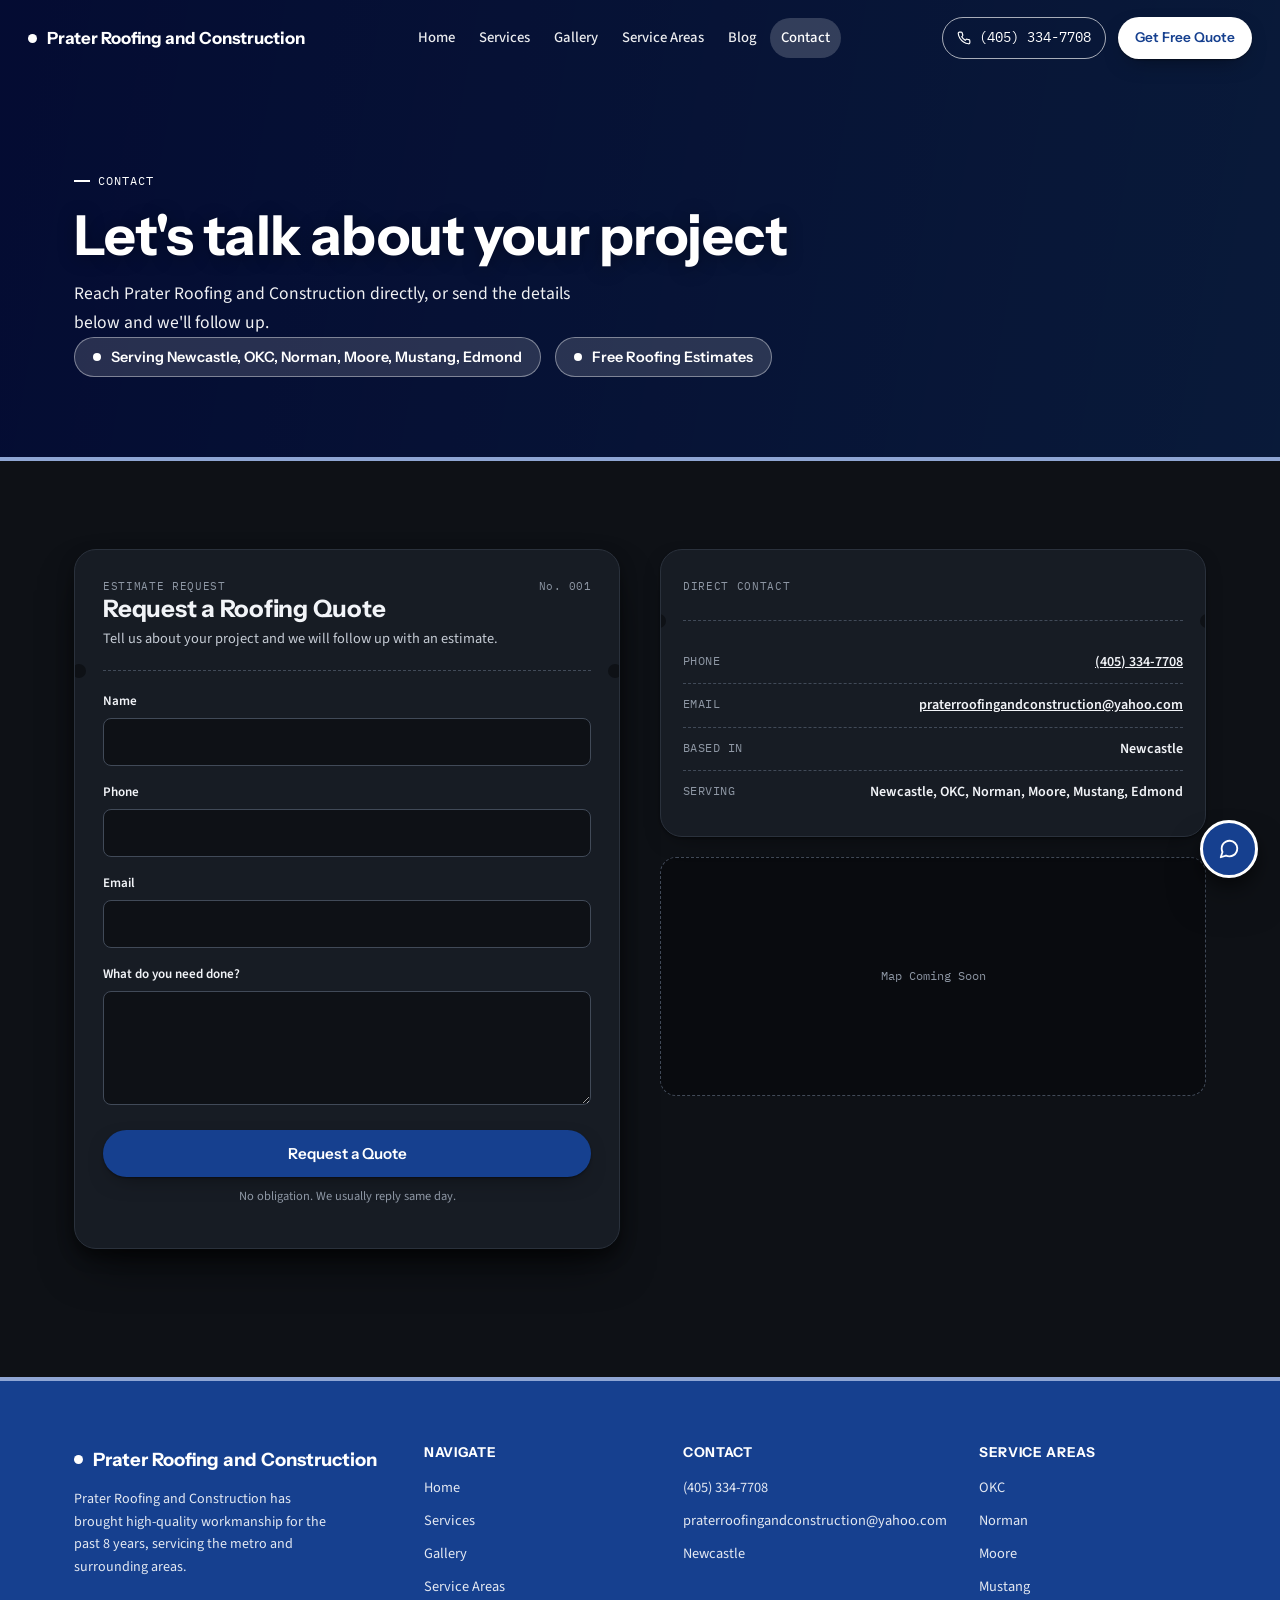
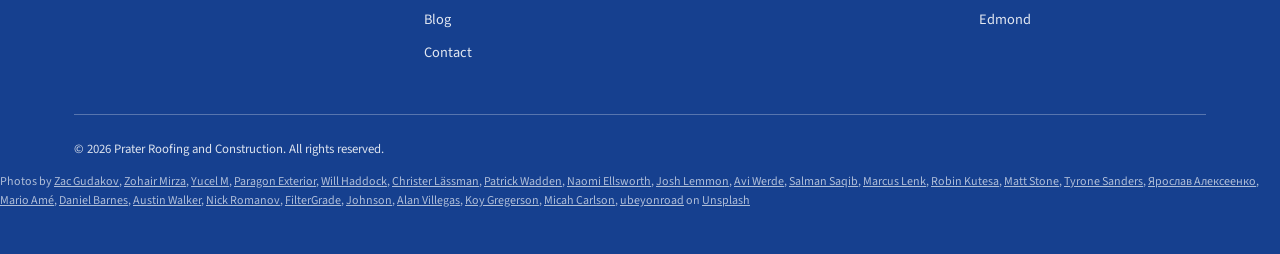
<file: contact.html>
<!DOCTYPE html>
<html lang="en">
<head>
<meta charset="UTF-8">
<meta name="viewport" content="width=device-width, initial-scale=1.0">
<title>Contact | Prater Roofing and Construction</title>
<meta name="description" content="Get in touch with Prater Roofing and Construction in Newcastle. Serving Newcastle, OKC, Norman, Moore, Mustang, and Edmond.">
<link rel="preconnect" href="https://fonts.googleapis.com">
<link rel="preconnect" href="https://fonts.gstatic.com" crossorigin>
<link href="https://fonts.googleapis.com/css2?family=Instrument+Sans:wght@500;600;700&family=Source+Sans+3:wght@400;500;600&family=IBM+Plex+Mono:wght@400;500&display=swap" rel="stylesheet">
<link rel="stylesheet" href="css/style.css">
</head>
<body>
<input type="hidden" id="contractor-phone" value="+14053347708">
<header class="site-header">
  <div class="container">
    <a href="index.html" class="brand-mark"><span class="dot"></span>Prater Roofing and Construction</a>
    <nav class="main-nav">
      <a href="index.html">Home</a>
      <a href="services.html">Services</a>
      <a href="gallery.html">Gallery</a>
      <a href="service-areas.html">Service Areas</a>
      <a href="blog.html">Blog</a>
      <a href="contact.html" aria-current="page">Contact</a>
    </nav>
    <div class="header-actions">
      <a class="call-pill" href="tel:+14053347708">
        <svg width="14" height="14" viewBox="0 0 24 24" fill="none" stroke="currentColor" stroke-width="2" stroke-linecap="round" stroke-linejoin="round"><path d="M22 16.92v3a2 2 0 0 1-2.18 2 19.79 19.79 0 0 1-8.63-3.07 19.5 19.5 0 0 1-6-6 19.79 19.79 0 0 1-3.07-8.67A2 2 0 0 1 4.11 2h3a2 2 0 0 1 2 1.72c.127.96.361 1.903.7 2.81a2 2 0 0 1-.45 2.11L8.09 9.91a16 16 0 0 0 6 6l1.27-1.27a2 2 0 0 1 2.11-.45c.907.339 1.85.573 2.81.7A2 2 0 0 1 22 16.92z"/></svg>
        <span class="txt">(405) 334-7708</span>
      </a>
      <a class="btn btn-primary btn-sm" href="contact.html#quote">Get Free Quote</a>
      <button class="nav-toggle" aria-label="Toggle navigation" type="button"><span></span></button>
    </div>
  </div>
</header>

<section class="page-banner" style="background-image:url('https://images.unsplash.com/photo-1662505899914-1000c566477b?crop=entropy&cs=tinysrgb&fit=max&fm=jpg&ixid=M3wxMTIzNjg2fDB8MXxzZWFyY2h8MXx8d2VsY29taW5nJTIwY3VzdG9tJTIwaG9tZSUyMGV4dGVyaW9yfGVufDF8MHx8fDE3OTM5OTAyNzB8MA&ixlib=rb-4.1.0&q=80&w=1080');">
  <div class="container">
    <span class="eyebrow">Contact</span>
    <h1>Let's talk about your project</h1>
    <p class="lead">Reach Prater Roofing and Construction directly, or send the details below and we'll follow up.</p>
    <div class="trust-badges">
      <span class="trust-badge"><span class="dot"></span>Serving Newcastle, OKC, Norman, Moore, Mustang, Edmond</span>
      <span class="trust-badge"><span class="dot"></span>Free Roofing Estimates</span>
    </div>
  </div>
</section>

<section>
  <div class="container two-col">
    <div class="ticket quote-ticket" id="quote">
      <div class="ticket-head">
        <span class="ticket-tag">Estimate Request</span>
        <span class="ticket-num">No. 001</span>
      </div>
      <h3>Request a Roofing Quote</h3>
      <p style="font-size:0.9rem;">Tell us about your project and we will follow up with an estimate.</p>
      <div class="ticket-tear"></div>
      <form data-lead-form>
        <div class="field">
          <label for="cname">Name</label>
          <input id="cname" type="text" required>
        </div>
        <div class="field">
          <label for="cphone">Phone</label>
          <input id="cphone" type="tel" required>
        </div>
        <div class="field">
          <label for="cemail">Email</label>
          <input id="cemail" type="email">
        </div>
        <div class="field">
          <label for="cmsg">What do you need done?</label>
          <textarea id="cmsg" rows="4"></textarea>
        </div>
        <button class="btn btn-primary btn-block" type="submit">Request a Quote</button>
        <p class="form-note">No obligation. We usually reply same day.</p>
      </form>
      <div class="form-confirm" style="display:none; text-align:center; padding:20px 0;">
        <strong>Got it — thanks!</strong>
        <p style="margin-top:6px;">Prater Roofing and Construction will reach out shortly.</p>
      </div>
    </div>

    <div>
      <div class="ticket info-stub" style="margin-bottom:20px;">
        <span class="ticket-tag">Direct Contact</span>
        <div class="ticket-tear"></div>
        <div class="info-row"><span>Phone</span><span><a href="tel:+14053347708">(405) 334-7708</a></span></div>
        <div class="info-row"><span>Email</span><span><a href="mailto:praterroofingandconstruction@yahoo.com">praterroofingandconstruction@yahoo.com</a></span></div>
        <div class="info-row"><span>Based in</span><span>Newcastle</span></div>
        <div class="info-row"><span>Serving</span><span>Newcastle, OKC, Norman, Moore, Mustang, Edmond</span></div>
      </div>

      <!--
        MAP_PLACEHOLDER_NOTE
        No verified street address or geocoding exists yet from the
        intake flow, so this is a placeholder rather than a live embed
        with guessed coordinates. Swap the div below for a real Google
        Maps (or similar) iframe once an address is collected.
      -->
      <div class="map-placeholder">Map Coming Soon</div>
    </div>
  </div>
</section>

<footer class="site-footer">
  <div class="container">
    <div class="footer-grid">
      <div>
        <a href="index.html" class="brand-mark" style="color:#fff;"><span class="dot"></span>Prater Roofing and Construction</a>
        <p style="margin-top:14px; max-width:36ch; font-size:0.88rem;">Prater Roofing and Construction has brought high-quality workmanship for the past 8 years, servicing the metro and surrounding areas.</p>
      </div>
      <div>
        <h4>Navigate</h4>
        <ul>
          <li><a href="index.html">Home</a></li>
          <li><a href="services.html">Services</a></li>
          <li><a href="gallery.html">Gallery</a></li>
          <li><a href="service-areas.html">Service Areas</a></li>
          <li><a href="blog.html">Blog</a></li>
          <li><a href="contact.html">Contact</a></li>
        </ul>
      </div>
      <div>
        <h4>Contact</h4>
        <ul>
          <li><a href="tel:+14053347708">(405) 334-7708</a></li>
          <li><a href="mailto:praterroofingandconstruction@yahoo.com">praterroofingandconstruction@yahoo.com</a></li>
          <li>Newcastle</li>
        </ul>
      </div>
      <div>
        <h4>Service Areas</h4>
        <ul>
          
          <li>OKC</li>
          
          <li>Norman</li>
          
          <li>Moore</li>
          
          <li>Mustang</li>
          
          <li>Edmond</li>
          
        </ul>
      </div>
    </div>
    <div class="footer-bottom">
      <span>© <span class="year"></span> Prater Roofing and Construction. All rights reserved.</span>
      
    </div>
  </div>
  <p class="photo-credits" style="margin-top:12px;font-size:12px;opacity:0.75;">Photos by <a href="https://unsplash.com/@zacgudakov?utm_source=sitewyre_site_builder&amp;utm_medium=referral" target="_blank" rel="noopener" style="color:inherit;text-decoration:underline;">Zac Gudakov</a>, <a href="https://unsplash.com/@zamclicks?utm_source=sitewyre_site_builder&amp;utm_medium=referral" target="_blank" rel="noopener" style="color:inherit;text-decoration:underline;">Zohair Mirza</a>, <a href="https://unsplash.com/@ymoran?utm_source=sitewyre_site_builder&amp;utm_medium=referral" target="_blank" rel="noopener" style="color:inherit;text-decoration:underline;">Yucel M</a>, <a href="https://unsplash.com/@paragonexterior?utm_source=sitewyre_site_builder&amp;utm_medium=referral" target="_blank" rel="noopener" style="color:inherit;text-decoration:underline;">Paragon Exterior</a>, <a href="https://unsplash.com/@willhaddock?utm_source=sitewyre_site_builder&amp;utm_medium=referral" target="_blank" rel="noopener" style="color:inherit;text-decoration:underline;">Will Haddock</a>, <a href="https://unsplash.com/@lassman?utm_source=sitewyre_site_builder&amp;utm_medium=referral" target="_blank" rel="noopener" style="color:inherit;text-decoration:underline;">Christer Lässman</a>, <a href="https://unsplash.com/@tr1k?utm_source=sitewyre_site_builder&amp;utm_medium=referral" target="_blank" rel="noopener" style="color:inherit;text-decoration:underline;">Patrick Wadden</a>, <a href="https://unsplash.com/@naomi_ruth?utm_source=sitewyre_site_builder&amp;utm_medium=referral" target="_blank" rel="noopener" style="color:inherit;text-decoration:underline;">Naomi Ellsworth</a>, <a href="https://unsplash.com/@wolfie_website?utm_source=sitewyre_site_builder&amp;utm_medium=referral" target="_blank" rel="noopener" style="color:inherit;text-decoration:underline;">Josh Lemmon</a>, <a href="https://unsplash.com/@aviwerde?utm_source=sitewyre_site_builder&amp;utm_medium=referral" target="_blank" rel="noopener" style="color:inherit;text-decoration:underline;">Avi Werde</a>, <a href="https://unsplash.com/@salmansaqib?utm_source=sitewyre_site_builder&amp;utm_medium=referral" target="_blank" rel="noopener" style="color:inherit;text-decoration:underline;">Salman Saqib</a>, <a href="https://unsplash.com/@marcuslenk?utm_source=sitewyre_site_builder&amp;utm_medium=referral" target="_blank" rel="noopener" style="color:inherit;text-decoration:underline;">Marcus Lenk</a>, <a href="https://unsplash.com/@kutesir?utm_source=sitewyre_site_builder&amp;utm_medium=referral" target="_blank" rel="noopener" style="color:inherit;text-decoration:underline;">Robin Kutesa</a>, <a href="https://unsplash.com/@allaboutwoodstain?utm_source=sitewyre_site_builder&amp;utm_medium=referral" target="_blank" rel="noopener" style="color:inherit;text-decoration:underline;">Matt Stone</a>, <a href="https://unsplash.com/@tyronesand?utm_source=sitewyre_site_builder&amp;utm_medium=referral" target="_blank" rel="noopener" style="color:inherit;text-decoration:underline;">Tyrone Sanders</a>, <a href="https://unsplash.com/@webaliser?utm_source=sitewyre_site_builder&amp;utm_medium=referral" target="_blank" rel="noopener" style="color:inherit;text-decoration:underline;">Ярослав Алексеенко</a>, <a href="https://unsplash.com/@imperioame?utm_source=sitewyre_site_builder&amp;utm_medium=referral" target="_blank" rel="noopener" style="color:inherit;text-decoration:underline;">Mario Amé</a>, <a href="https://unsplash.com/@dannybarness?utm_source=sitewyre_site_builder&amp;utm_medium=referral" target="_blank" rel="noopener" style="color:inherit;text-decoration:underline;">Daniel Barnes</a>, <a href="https://unsplash.com/@austin?utm_source=sitewyre_site_builder&amp;utm_medium=referral" target="_blank" rel="noopener" style="color:inherit;text-decoration:underline;">Austin Walker</a>, <a href="https://unsplash.com/@nick_r?utm_source=sitewyre_site_builder&amp;utm_medium=referral" target="_blank" rel="noopener" style="color:inherit;text-decoration:underline;">Nick Romanov</a>, <a href="https://unsplash.com/@filtergrade?utm_source=sitewyre_site_builder&amp;utm_medium=referral" target="_blank" rel="noopener" style="color:inherit;text-decoration:underline;">FilterGrade</a>, <a href="https://unsplash.com/@liujs?utm_source=sitewyre_site_builder&amp;utm_medium=referral" target="_blank" rel="noopener" style="color:inherit;text-decoration:underline;">Johnson</a>, <a href="https://unsplash.com/@alanv15?utm_source=sitewyre_site_builder&amp;utm_medium=referral" target="_blank" rel="noopener" style="color:inherit;text-decoration:underline;">Alan Villegas</a>, <a href="https://unsplash.com/@kooyy?utm_source=sitewyre_site_builder&amp;utm_medium=referral" target="_blank" rel="noopener" style="color:inherit;text-decoration:underline;">Koy Gregerson</a>, <a href="https://unsplash.com/@micah_carlson?utm_source=sitewyre_site_builder&amp;utm_medium=referral" target="_blank" rel="noopener" style="color:inherit;text-decoration:underline;">Micah Carlson</a>, <a href="https://unsplash.com/@ubeyonroad?utm_source=sitewyre_site_builder&amp;utm_medium=referral" target="_blank" rel="noopener" style="color:inherit;text-decoration:underline;">ubeyonroad</a> on <a href="https://unsplash.com/?utm_source=sitewyre_site_builder&amp;utm_medium=referral" target="_blank" rel="noopener" style="color:inherit;text-decoration:underline;">Unsplash</a></p>
</footer>

<a class="sticky-call" href="tel:+14053347708" aria-label="Call Prater Roofing and Construction at (405) 334-7708">
  <svg viewBox="0 0 24 24" fill="none" stroke="currentColor" stroke-width="2" stroke-linecap="round" stroke-linejoin="round" aria-hidden="true"><path d="M22 16.92v3a2 2 0 0 1-2.18 2 19.79 19.79 0 0 1-8.63-3.07 19.5 19.5 0 0 1-6-6 19.79 19.79 0 0 1-3.07-8.67A2 2 0 0 1 4.11 2h3a2 2 0 0 1 2 1.72c.127.96.361 1.903.7 2.81a2 2 0 0 1-.45 2.11L8.09 9.91a16 16 0 0 0 6 6l1.27-1.27a2 2 0 0 1 2.11-.45c.907.339 1.85.573 2.81.7A2 2 0 0 1 22 16.92z"/></svg>
  Call (405) 334-7708
</a>

<button class="chat-launcher" aria-label="Open chat" type="button">
  <svg width="22" height="22" viewBox="0 0 24 24" fill="none" stroke="currentColor" stroke-width="2" stroke-linecap="round" stroke-linejoin="round"><path d="M21 11.5a8.38 8.38 0 0 1-.9 3.8 8.5 8.5 0 0 1-7.6 4.7 8.38 8.38 0 0 1-3.8-.9L3 21l1.9-5.7a8.38 8.38 0 0 1-.9-3.8 8.5 8.5 0 0 1 4.7-7.6 8.38 8.38 0 0 1 3.8-.9h.5a8.48 8.48 0 0 1 8 8v.5z"/></svg>
</button>
<div class="chat-panel">
  <div class="chat-panel-head">
    <div style="display:flex; justify-content:space-between; align-items:flex-start; gap:10px;">
      <div>
        <strong>Prater Roofing and Construction</strong>
        <p>Hi! Have a roofing question? We're here to help.</p>
      </div>
      <button class="chat-close" aria-label="Close chat" type="button" style="background:none;border:none;color:#fff;cursor:pointer;padding:2px;">
        <svg width="16" height="16" viewBox="0 0 24 24" fill="none" stroke="currentColor" stroke-width="2" stroke-linecap="round" stroke-linejoin="round"><line x1="18" y1="6" x2="6" y2="18"/><line x1="6" y1="6" x2="18" y2="18"/></svg>
      </button>
    </div>
  </div>
  <div class="chat-panel-body">
    <form class="chat-form">
      <div class="field">
        <label for="chat-name">Your name</label>
        <input id="chat-name" type="text" required>
      </div>
      <div class="field">
        <label for="chat-phone">Phone number</label>
        <input id="chat-phone" type="tel" required>
      </div>
      <div class="field">
        <label for="chat-message">What do you need?</label>
        <textarea id="chat-message" rows="3"></textarea>
      </div>
      <button class="btn btn-primary btn-block" type="submit">Send Message</button>
    </form>
    <div class="chat-confirm">Thanks! Prater Roofing and Construction has received your message and will reach out shortly.</div>
  </div>
</div>

<script>document.querySelectorAll('.year').forEach(function(el){ el.textContent = new Date().getFullYear(); });</script>
<script src="js/main.js"></script>
</body>
</html>
</file>
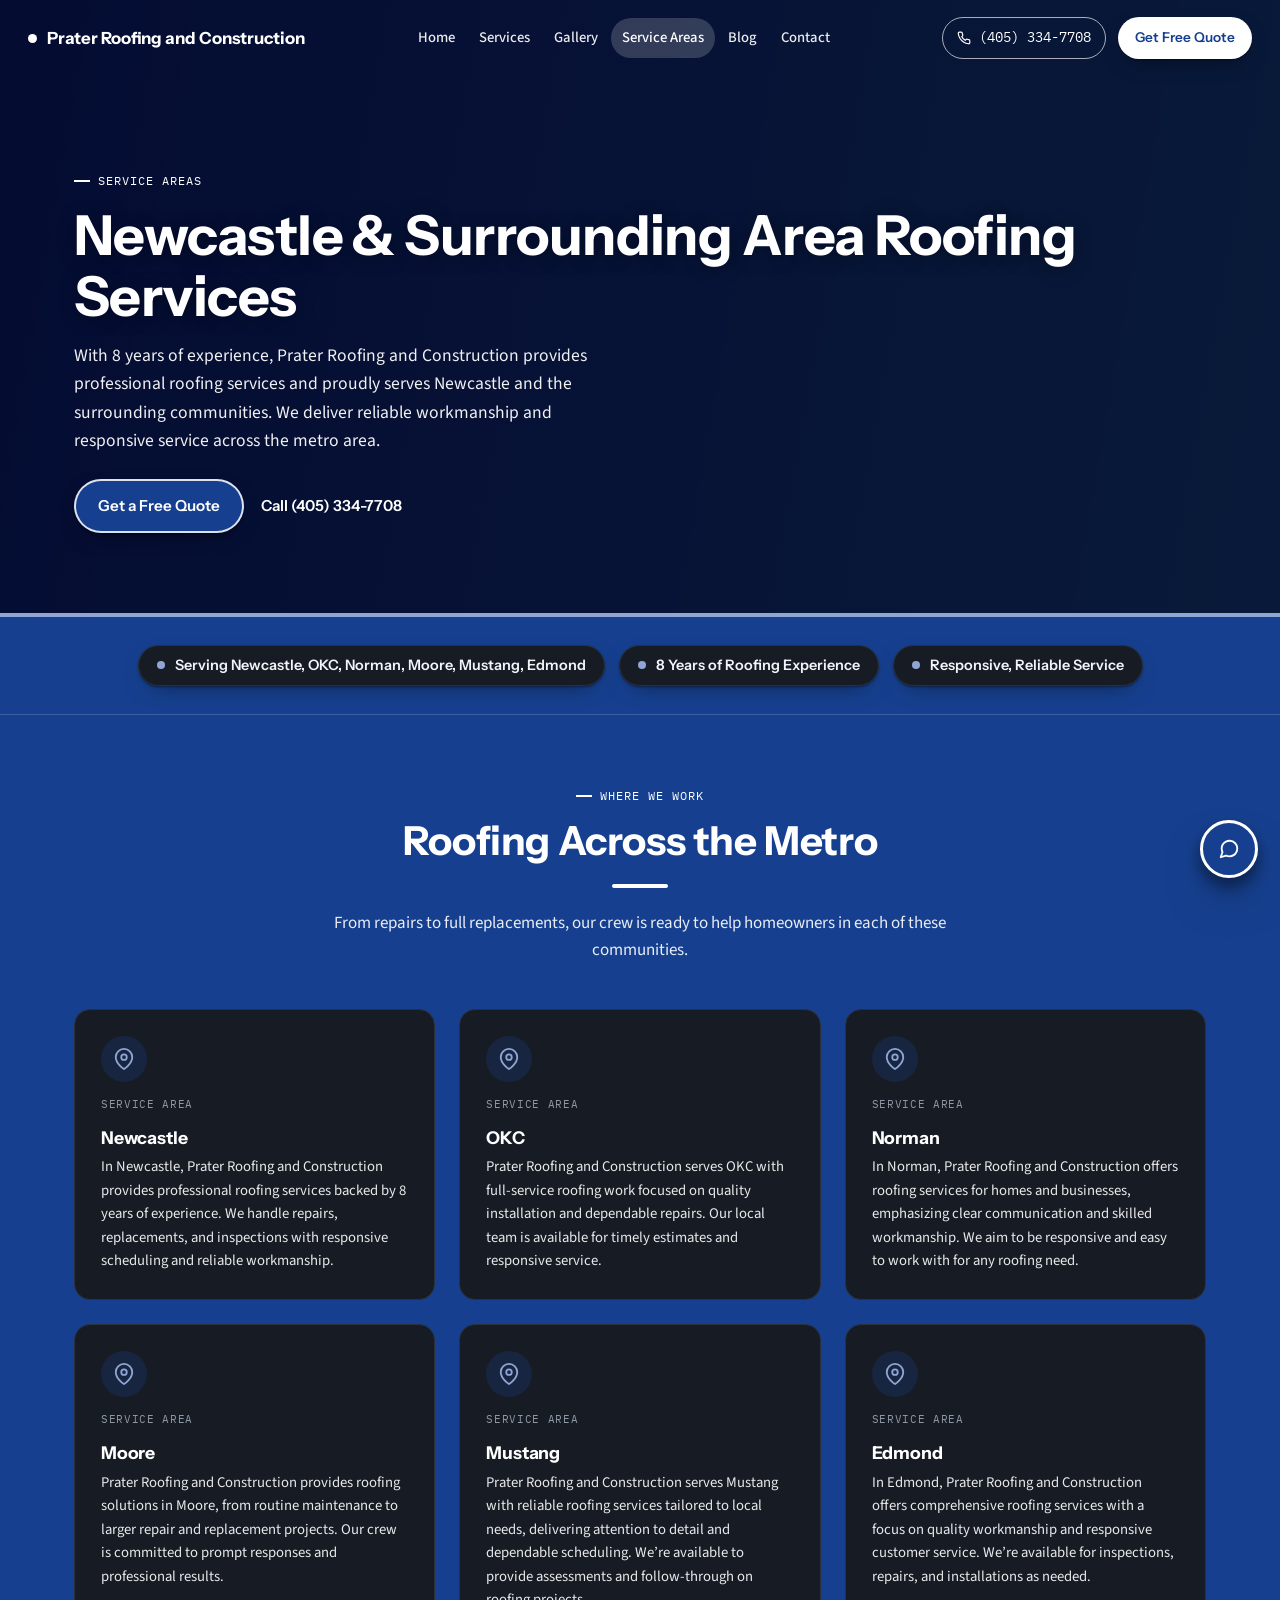
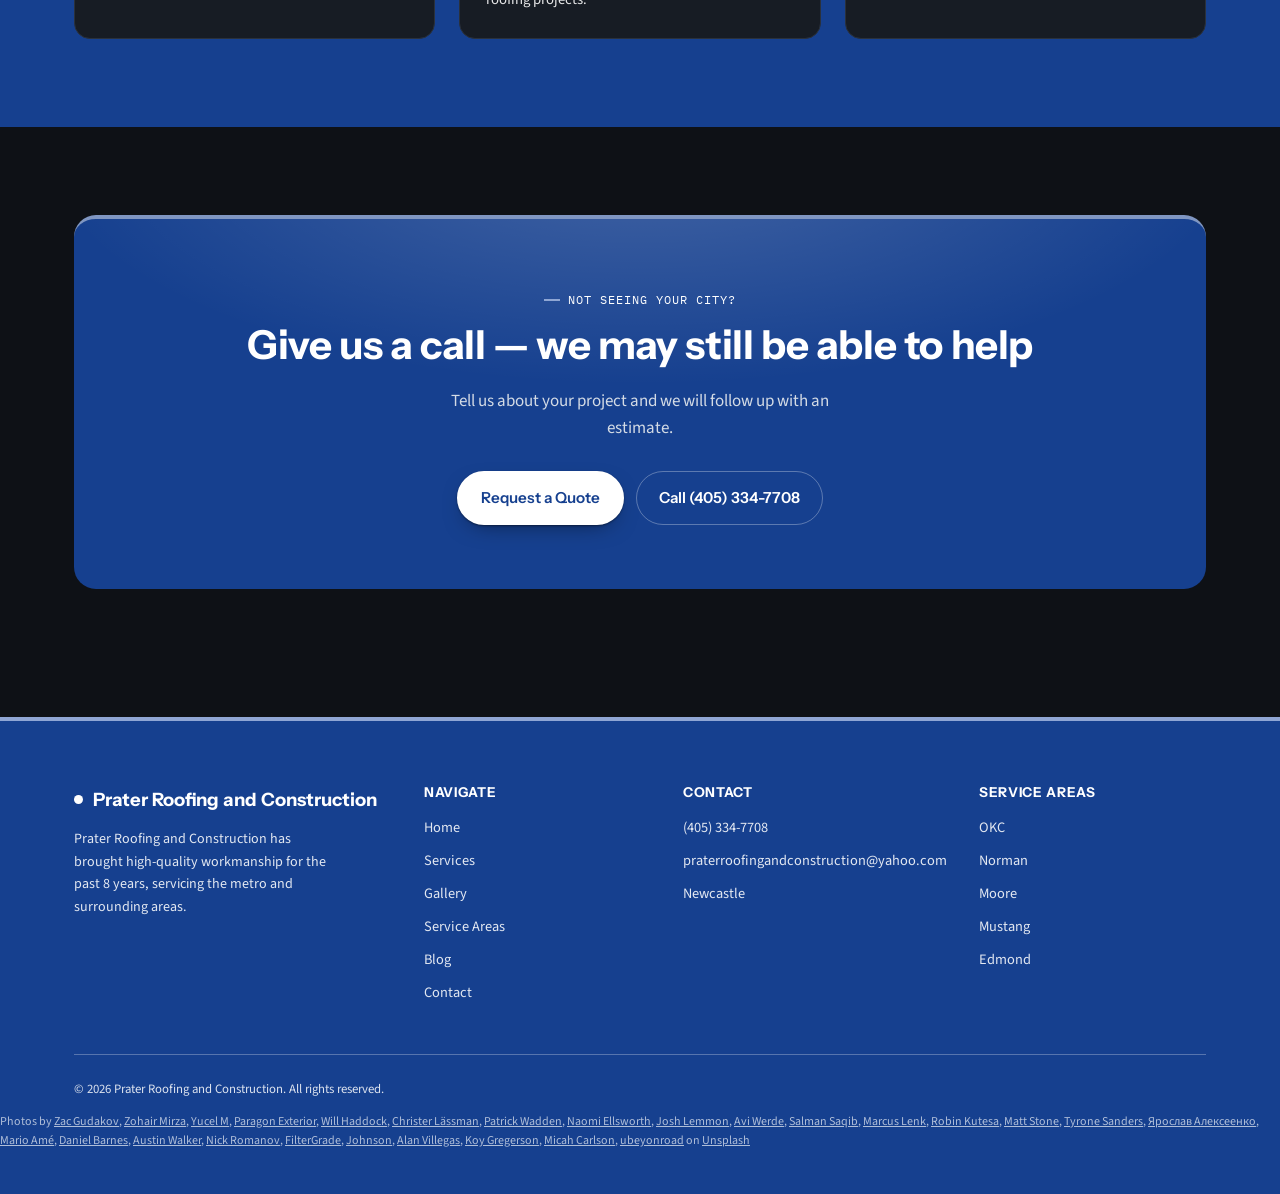
<file: service-areas.html>
<!DOCTYPE html>
<html lang="en">
<head>
<meta charset="UTF-8">
<meta name="viewport" content="width=device-width, initial-scale=1.0">
<title>Service Areas | Prater Roofing and Construction</title>
<meta name="description" content="With 8 years of experience, Prater Roofing and Construction provides professional roofing services and proudly serves Newcastle and the surrounding communities. We deliver reliable workmanship and responsive service across the metro area.">
<link rel="preconnect" href="https://fonts.googleapis.com">
<link rel="preconnect" href="https://fonts.gstatic.com" crossorigin>
<link href="https://fonts.googleapis.com/css2?family=Instrument+Sans:wght@500;600;700&family=Source+Sans+3:wght@400;500;600&family=IBM+Plex+Mono:wght@400;500&display=swap" rel="stylesheet">
<link rel="stylesheet" href="css/style.css">
</head>
<body>
<input type="hidden" id="contractor-phone" value="+14053347708">
<header class="site-header">
  <div class="container">
    <a href="index.html" class="brand-mark"><span class="dot"></span>Prater Roofing and Construction</a>
    <nav class="main-nav">
      <a href="index.html">Home</a>
      <a href="services.html">Services</a>
      <a href="gallery.html">Gallery</a>
      <a href="service-areas.html" aria-current="page">Service Areas</a>
      <a href="blog.html">Blog</a>
      <a href="contact.html">Contact</a>
    </nav>
    <div class="header-actions">
      <a class="call-pill" href="tel:+14053347708">
        <svg width="14" height="14" viewBox="0 0 24 24" fill="none" stroke="currentColor" stroke-width="2" stroke-linecap="round" stroke-linejoin="round"><path d="M22 16.92v3a2 2 0 0 1-2.18 2 19.79 19.79 0 0 1-8.63-3.07 19.5 19.5 0 0 1-6-6 19.79 19.79 0 0 1-3.07-8.67A2 2 0 0 1 4.11 2h3a2 2 0 0 1 2 1.72c.127.96.361 1.903.7 2.81a2 2 0 0 1-.45 2.11L8.09 9.91a16 16 0 0 0 6 6l1.27-1.27a2 2 0 0 1 2.11-.45c.907.339 1.85.573 2.81.7A2 2 0 0 1 22 16.92z"/></svg>
        <span class="txt">(405) 334-7708</span>
      </a>
      <a class="btn btn-primary btn-sm" href="contact.html#quote">Get Free Quote</a>
      <button class="nav-toggle" aria-label="Toggle navigation" type="button"><span></span></button>
    </div>
  </div>
</header>

<section class="page-banner" style="background-image:url('https://images.unsplash.com/photo-1567496898669-ee935f5f647a?crop=entropy&cs=tinysrgb&fit=max&fm=jpg&ixid=M3wxMTIzNjg2fDB8MXxzZWFyY2h8MXx8cHJlbWl1bSUyMHN1YnVyYmFuJTIwaG9tZXMlMjBhdHxlbnwxfDB8fHwxNzkzOTkwMjcwfDA&ixlib=rb-4.1.0&q=80&w=1080');" role="img" aria-label="Premium suburban homes in Newcastle, OKC, Norman, Moore, Mustang and Edmond served by Prater Roofing and Construction">
  <div class="container">
    <span class="eyebrow">Service Areas</span>
    <h1>Newcastle & Surrounding Area Roofing Services</h1>
    <p class="lead">With 8 years of experience, Prater Roofing and Construction provides professional roofing services and proudly serves Newcastle and the surrounding communities. We deliver reliable workmanship and responsive service across the metro area.</p>
    <div class="hero-ctas">
      <a class="btn btn-primary" href="contact.html#quote">Get a Free Quote</a>
      <a class="btn btn-ghost" href="tel:+14053347708">Call (405) 334-7708</a>
    </div>
  </div>
</section>

<div class="trust-strip">
  <div class="container">
    <div class="trust-badges">
      <span class="trust-badge"><span class="dot"></span>Serving Newcastle, OKC, Norman, Moore, Mustang, Edmond</span>
      <span class="trust-badge"><span class="dot"></span>8 Years of Roofing Experience</span>
      <span class="trust-badge"><span class="dot"></span>Responsive, Reliable Service</span>
    </div>
  </div>
</div>

<section class="section-alt" style="padding-top:64px;">
  <div class="container">
    <div class="section-head center">
      <span class="eyebrow">Where We Work</span>
      <h2>Roofing Across the Metro</h2>
      <span class="accent-rule"></span>
      <p>From repairs to full replacements, our crew is ready to help homeowners in each of these communities.</p>
    </div>
    <div class="services-grid">
      
      <div class="service-card">
        <span class="icon-badge"><svg viewBox="0 0 24 24" fill="none" stroke="currentColor" stroke-width="2" stroke-linecap="round" stroke-linejoin="round" aria-hidden="true"><path d="M21 10c0 7-9 13-9 13s-9-6-9-13a9 9 0 0 1 18 0z"/><circle cx="12" cy="10" r="3"/></svg></span>
        <span class="ticket-tag">Service Area</span>
        <h3>Newcastle</h3>
        <p>In Newcastle, Prater Roofing and Construction provides professional roofing services backed by 8 years of experience. We handle repairs, replacements, and inspections with responsive scheduling and reliable workmanship.</p>
      </div>
      
      <div class="service-card">
        <span class="icon-badge"><svg viewBox="0 0 24 24" fill="none" stroke="currentColor" stroke-width="2" stroke-linecap="round" stroke-linejoin="round" aria-hidden="true"><path d="M21 10c0 7-9 13-9 13s-9-6-9-13a9 9 0 0 1 18 0z"/><circle cx="12" cy="10" r="3"/></svg></span>
        <span class="ticket-tag">Service Area</span>
        <h3>OKC</h3>
        <p>Prater Roofing and Construction serves OKC with full-service roofing work focused on quality installation and dependable repairs. Our local team is available for timely estimates and responsive service.</p>
      </div>
      
      <div class="service-card">
        <span class="icon-badge"><svg viewBox="0 0 24 24" fill="none" stroke="currentColor" stroke-width="2" stroke-linecap="round" stroke-linejoin="round" aria-hidden="true"><path d="M21 10c0 7-9 13-9 13s-9-6-9-13a9 9 0 0 1 18 0z"/><circle cx="12" cy="10" r="3"/></svg></span>
        <span class="ticket-tag">Service Area</span>
        <h3>Norman</h3>
        <p>In Norman, Prater Roofing and Construction offers roofing services for homes and businesses, emphasizing clear communication and skilled workmanship. We aim to be responsive and easy to work with for any roofing need.</p>
      </div>
      
      <div class="service-card">
        <span class="icon-badge"><svg viewBox="0 0 24 24" fill="none" stroke="currentColor" stroke-width="2" stroke-linecap="round" stroke-linejoin="round" aria-hidden="true"><path d="M21 10c0 7-9 13-9 13s-9-6-9-13a9 9 0 0 1 18 0z"/><circle cx="12" cy="10" r="3"/></svg></span>
        <span class="ticket-tag">Service Area</span>
        <h3>Moore</h3>
        <p>Prater Roofing and Construction provides roofing solutions in Moore, from routine maintenance to larger repair and replacement projects. Our crew is committed to prompt responses and professional results.</p>
      </div>
      
      <div class="service-card">
        <span class="icon-badge"><svg viewBox="0 0 24 24" fill="none" stroke="currentColor" stroke-width="2" stroke-linecap="round" stroke-linejoin="round" aria-hidden="true"><path d="M21 10c0 7-9 13-9 13s-9-6-9-13a9 9 0 0 1 18 0z"/><circle cx="12" cy="10" r="3"/></svg></span>
        <span class="ticket-tag">Service Area</span>
        <h3>Mustang</h3>
        <p>Prater Roofing and Construction serves Mustang with reliable roofing services tailored to local needs, delivering attention to detail and dependable scheduling. We’re available to provide assessments and follow-through on roofing projects.</p>
      </div>
      
      <div class="service-card">
        <span class="icon-badge"><svg viewBox="0 0 24 24" fill="none" stroke="currentColor" stroke-width="2" stroke-linecap="round" stroke-linejoin="round" aria-hidden="true"><path d="M21 10c0 7-9 13-9 13s-9-6-9-13a9 9 0 0 1 18 0z"/><circle cx="12" cy="10" r="3"/></svg></span>
        <span class="ticket-tag">Service Area</span>
        <h3>Edmond</h3>
        <p>In Edmond, Prater Roofing and Construction offers comprehensive roofing services with a focus on quality workmanship and responsive customer service. We’re available for inspections, repairs, and installations as needed.</p>
      </div>
      
    </div>
  </div>
</section>

<section>
  <div class="container">
    <div class="cta-band">
      <span class="eyebrow" style="color:#fff;">Not seeing your city?</span>
      <h2>Give us a call — we may still be able to help</h2>
      <p>Tell us about your project and we will follow up with an estimate.</p>
      <div class="hero-ctas">
        <a class="btn btn-primary" href="contact.html#quote">Request a Quote</a>
        <a class="btn btn-secondary" style="background:transparent;color:#fff;border-color:rgba(255,255,255,0.3);" href="tel:+14053347708">Call (405) 334-7708</a>
      </div>
    </div>
  </div>
</section>

<footer class="site-footer">
  <div class="container">
    <div class="footer-grid">
      <div>
        <a href="index.html" class="brand-mark" style="color:#fff;"><span class="dot"></span>Prater Roofing and Construction</a>
        <p style="margin-top:14px; max-width:36ch; font-size:0.88rem;">Prater Roofing and Construction has brought high-quality workmanship for the past 8 years, servicing the metro and surrounding areas.</p>
      </div>
      <div>
        <h4>Navigate</h4>
        <ul>
          <li><a href="index.html">Home</a></li>
          <li><a href="services.html">Services</a></li>
          <li><a href="gallery.html">Gallery</a></li>
          <li><a href="service-areas.html">Service Areas</a></li>
          <li><a href="blog.html">Blog</a></li>
          <li><a href="contact.html">Contact</a></li>
        </ul>
      </div>
      <div>
        <h4>Contact</h4>
        <ul>
          <li><a href="tel:+14053347708">(405) 334-7708</a></li>
          <li><a href="mailto:praterroofingandconstruction@yahoo.com">praterroofingandconstruction@yahoo.com</a></li>
          <li>Newcastle</li>
        </ul>
      </div>
      <div>
        <h4>Service Areas</h4>
        <ul>
          
          <li>OKC</li>
          
          <li>Norman</li>
          
          <li>Moore</li>
          
          <li>Mustang</li>
          
          <li>Edmond</li>
          
        </ul>
      </div>
    </div>
    <div class="footer-bottom">
      <span>© <span class="year"></span> Prater Roofing and Construction. All rights reserved.</span>
      
    </div>
  </div>
  <p class="photo-credits" style="margin-top:12px;font-size:12px;opacity:0.75;">Photos by <a href="https://unsplash.com/@zacgudakov?utm_source=sitewyre_site_builder&amp;utm_medium=referral" target="_blank" rel="noopener" style="color:inherit;text-decoration:underline;">Zac Gudakov</a>, <a href="https://unsplash.com/@zamclicks?utm_source=sitewyre_site_builder&amp;utm_medium=referral" target="_blank" rel="noopener" style="color:inherit;text-decoration:underline;">Zohair Mirza</a>, <a href="https://unsplash.com/@ymoran?utm_source=sitewyre_site_builder&amp;utm_medium=referral" target="_blank" rel="noopener" style="color:inherit;text-decoration:underline;">Yucel M</a>, <a href="https://unsplash.com/@paragonexterior?utm_source=sitewyre_site_builder&amp;utm_medium=referral" target="_blank" rel="noopener" style="color:inherit;text-decoration:underline;">Paragon Exterior</a>, <a href="https://unsplash.com/@willhaddock?utm_source=sitewyre_site_builder&amp;utm_medium=referral" target="_blank" rel="noopener" style="color:inherit;text-decoration:underline;">Will Haddock</a>, <a href="https://unsplash.com/@lassman?utm_source=sitewyre_site_builder&amp;utm_medium=referral" target="_blank" rel="noopener" style="color:inherit;text-decoration:underline;">Christer Lässman</a>, <a href="https://unsplash.com/@tr1k?utm_source=sitewyre_site_builder&amp;utm_medium=referral" target="_blank" rel="noopener" style="color:inherit;text-decoration:underline;">Patrick Wadden</a>, <a href="https://unsplash.com/@naomi_ruth?utm_source=sitewyre_site_builder&amp;utm_medium=referral" target="_blank" rel="noopener" style="color:inherit;text-decoration:underline;">Naomi Ellsworth</a>, <a href="https://unsplash.com/@wolfie_website?utm_source=sitewyre_site_builder&amp;utm_medium=referral" target="_blank" rel="noopener" style="color:inherit;text-decoration:underline;">Josh Lemmon</a>, <a href="https://unsplash.com/@aviwerde?utm_source=sitewyre_site_builder&amp;utm_medium=referral" target="_blank" rel="noopener" style="color:inherit;text-decoration:underline;">Avi Werde</a>, <a href="https://unsplash.com/@salmansaqib?utm_source=sitewyre_site_builder&amp;utm_medium=referral" target="_blank" rel="noopener" style="color:inherit;text-decoration:underline;">Salman Saqib</a>, <a href="https://unsplash.com/@marcuslenk?utm_source=sitewyre_site_builder&amp;utm_medium=referral" target="_blank" rel="noopener" style="color:inherit;text-decoration:underline;">Marcus Lenk</a>, <a href="https://unsplash.com/@kutesir?utm_source=sitewyre_site_builder&amp;utm_medium=referral" target="_blank" rel="noopener" style="color:inherit;text-decoration:underline;">Robin Kutesa</a>, <a href="https://unsplash.com/@allaboutwoodstain?utm_source=sitewyre_site_builder&amp;utm_medium=referral" target="_blank" rel="noopener" style="color:inherit;text-decoration:underline;">Matt Stone</a>, <a href="https://unsplash.com/@tyronesand?utm_source=sitewyre_site_builder&amp;utm_medium=referral" target="_blank" rel="noopener" style="color:inherit;text-decoration:underline;">Tyrone Sanders</a>, <a href="https://unsplash.com/@webaliser?utm_source=sitewyre_site_builder&amp;utm_medium=referral" target="_blank" rel="noopener" style="color:inherit;text-decoration:underline;">Ярослав Алексеенко</a>, <a href="https://unsplash.com/@imperioame?utm_source=sitewyre_site_builder&amp;utm_medium=referral" target="_blank" rel="noopener" style="color:inherit;text-decoration:underline;">Mario Amé</a>, <a href="https://unsplash.com/@dannybarness?utm_source=sitewyre_site_builder&amp;utm_medium=referral" target="_blank" rel="noopener" style="color:inherit;text-decoration:underline;">Daniel Barnes</a>, <a href="https://unsplash.com/@austin?utm_source=sitewyre_site_builder&amp;utm_medium=referral" target="_blank" rel="noopener" style="color:inherit;text-decoration:underline;">Austin Walker</a>, <a href="https://unsplash.com/@nick_r?utm_source=sitewyre_site_builder&amp;utm_medium=referral" target="_blank" rel="noopener" style="color:inherit;text-decoration:underline;">Nick Romanov</a>, <a href="https://unsplash.com/@filtergrade?utm_source=sitewyre_site_builder&amp;utm_medium=referral" target="_blank" rel="noopener" style="color:inherit;text-decoration:underline;">FilterGrade</a>, <a href="https://unsplash.com/@liujs?utm_source=sitewyre_site_builder&amp;utm_medium=referral" target="_blank" rel="noopener" style="color:inherit;text-decoration:underline;">Johnson</a>, <a href="https://unsplash.com/@alanv15?utm_source=sitewyre_site_builder&amp;utm_medium=referral" target="_blank" rel="noopener" style="color:inherit;text-decoration:underline;">Alan Villegas</a>, <a href="https://unsplash.com/@kooyy?utm_source=sitewyre_site_builder&amp;utm_medium=referral" target="_blank" rel="noopener" style="color:inherit;text-decoration:underline;">Koy Gregerson</a>, <a href="https://unsplash.com/@micah_carlson?utm_source=sitewyre_site_builder&amp;utm_medium=referral" target="_blank" rel="noopener" style="color:inherit;text-decoration:underline;">Micah Carlson</a>, <a href="https://unsplash.com/@ubeyonroad?utm_source=sitewyre_site_builder&amp;utm_medium=referral" target="_blank" rel="noopener" style="color:inherit;text-decoration:underline;">ubeyonroad</a> on <a href="https://unsplash.com/?utm_source=sitewyre_site_builder&amp;utm_medium=referral" target="_blank" rel="noopener" style="color:inherit;text-decoration:underline;">Unsplash</a></p>
</footer>

<div class="sticky-call">
  <a href="tel:+14053347708" aria-label="Call Prater Roofing and Construction at (405) 334-7708">
    <svg viewBox="0 0 24 24" fill="none" stroke="currentColor" stroke-width="2" stroke-linecap="round" stroke-linejoin="round" aria-hidden="true"><path d="M22 16.92v3a2 2 0 0 1-2.18 2 19.79 19.79 0 0 1-8.63-3.07 19.5 19.5 0 0 1-6-6 19.79 19.79 0 0 1-3.07-8.67A2 2 0 0 1 4.11 2h3a2 2 0 0 1 2 1.72c.127.96.361 1.903.7 2.81a2 2 0 0 1-.45 2.11L8.09 9.91a16 16 0 0 0 6 6l1.27-1.27a2 2 0 0 1 2.11-.45c.907.339 1.85.573 2.81.7A2 2 0 0 1 22 16.92z"/></svg>
    Call (405) 334-7708
  </a>
</div>

<button class="chat-launcher" aria-label="Open chat" type="button">
  <svg width="22" height="22" viewBox="0 0 24 24" fill="none" stroke="currentColor" stroke-width="2" stroke-linecap="round" stroke-linejoin="round"><path d="M21 11.5a8.38 8.38 0 0 1-.9 3.8 8.5 8.5 0 0 1-7.6 4.7 8.38 8.38 0 0 1-3.8-.9L3 21l1.9-5.7a8.38 8.38 0 0 1-.9-3.8 8.5 8.5 0 0 1 4.7-7.6 8.38 8.38 0 0 1 3.8-.9h.5a8.48 8.48 0 0 1 8 8v.5z"/></svg>
</button>
<div class="chat-panel">
  <div class="chat-panel-head">
    <div style="display:flex; justify-content:space-between; align-items:flex-start; gap:10px;">
      <div>
        <strong>Prater Roofing and Construction</strong>
        <p>Hi! Have a roofing question? We're here to help.</p>
      </div>
      <button class="chat-close" aria-label="Close chat" type="button" style="background:none;border:none;color:#fff;cursor:pointer;padding:2px;">
        <svg width="16" height="16" viewBox="0 0 24 24" fill="none" stroke="currentColor" stroke-width="2" stroke-linecap="round" stroke-linejoin="round"><line x1="18" y1="6" x2="6" y2="18"/><line x1="6" y1="6" x2="18" y2="18"/></svg>
      </button>
    </div>
  </div>
  <div class="chat-panel-body">
    <form class="chat-form">
      <div class="field">
        <label for="chat-name">Your name</label>
        <input id="chat-name" type="text" required>
      </div>
      <div class="field">
        <label for="chat-phone">Phone number</label>
        <input id="chat-phone" type="tel" required>
      </div>
      <div class="field">
        <label for="chat-message">What do you need?</label>
        <textarea id="chat-message" rows="3"></textarea>
      </div>
      <button class="btn btn-primary btn-block" type="submit">Send Message</button>
    </form>
    <div class="chat-confirm">Thanks! Prater Roofing and Construction has received your message and will reach out shortly.</div>
  </div>
</div>

<script>document.querySelectorAll('.year').forEach(function(el){ el.textContent = new Date().getFullYear(); });</script>
<script src="js/main.js"></script>
</body>
</html>
</file>
<file: css/style.css>
@import url('https://fonts.googleapis.com/css2?family=Instrument+Sans:wght@400;500;600;700&family=Source+Sans+3:wght@400;500;600;700&display=swap');

/* ==========================================================================
   Contractor Site Template — Core Stylesheet
   Design concept: "work order" / estimate-ticket motif — dashed tear
   dividers, mono ticket tags, corner-notch cards — grounded in how
   contractors already think (job tickets, estimates, work orders).
   Brand color is injected per-contractor via --brand / --accent.
   Primary (--brand) drives header, buttons, headings and footer.
   Secondary (--accent) drives hover states, icons, dividers and highlights.
   ========================================================================== */

:root {
  color-scheme: dark;

  /* Neutral scaffold — dark theme */
  --paper: #0E1116;
  --paper-sunken: #090B0F;
  --surface: #171C24;
  --ink: #F2F4F8;
  --ink-soft: #C5CBD4;
  --ink-faint: #8E97A4;
  --line: #2A313C;
  --line-strong: #414A58;
  --band: #080A0E;

  /* Brand — injected per-contractor by Template Assembly.
     Fallbacks below only show if injection fails. */
  --brand: #16408F;
  --brand-fallback: #1E6F5C;
  --accent: #8FA6D4;
  --accent-fallback: #8FA6D4;
  --brand-ink: #FFFFFF; /* text color on top of --brand; TODO: Template Assembly can compute this from luminance later */
  --brand-text: color-mix(in srgb, var(--brand) 58%, #fff); /* brand used as text on dark surfaces */

  /* Derived brand tones */
  --brand-deep: color-mix(in srgb, var(--brand) 55%, #000);
  --brand-tint: color-mix(in srgb, var(--brand) 26%, var(--surface));

  /* Type */
  --font-display: 'Instrument Sans', system-ui, sans-serif;
  --font-body: 'Source Sans 3', system-ui, sans-serif;
  --font-mono: 'IBM Plex Mono', ui-monospace, monospace;

  /* Scale */
  --step-0: clamp(1rem, 0.95rem + 0.25vw, 1.0625rem);
  --step-1: clamp(1.25rem, 1.15rem + 0.5vw, 1.5rem);
  --step-2: clamp(1.75rem, 1.5rem + 1.25vw, 2.5rem);
  --step-3: clamp(2.25rem, 1.85rem + 2vw, 3.5rem);

  --radius-sm: 8px;
  --radius-md: 16px;
  --radius-lg: 22px;

  --shadow-card: 0 1px 2px rgba(0,0,0,0.4), 0 8px 24px -12px rgba(0,0,0,0.65);
  --shadow-lift: 0 8px 16px rgba(0,0,0,0.45), 0 24px 48px -16px rgba(0,0,0,0.75);

  --container: 1180px;
}

/* Fallback chain in case a hex fails to inject cleanly */
:root:has(body[data-brand-missing]) { --brand: var(--brand-fallback); }

* { box-sizing: border-box; }
html { scroll-behavior: smooth; }
@media (prefers-reduced-motion: reduce) {
  html { scroll-behavior: auto; }
  *, *::before, *::after { animation-duration: 0.01ms !important; transition-duration: 0.01ms !important; }
}

body {
  margin: 0;
  font-family: var(--font-body);
  font-size: var(--step-0);
  line-height: 1.6;
  color: var(--ink);
  background: var(--paper);
  -webkit-font-smoothing: antialiased;
}

h1, h2, h3, h4 {
  font-family: var(--font-display);
  font-weight: 700;
  line-height: 1.12;
  letter-spacing: -0.01em;
  margin: 0 0 0.5em;
  color: var(--ink);
}
h1 { font-size: var(--step-3); color: var(--brand-text); }
h2 { font-size: var(--step-2); color: var(--brand-text); }
h3 { font-size: var(--step-1); }
p { margin: 0 0 1em; color: var(--ink-soft); }
a { color: inherit; }
img { max-width: 100%; display: block; }

.container {
  max-width: var(--container);
  margin: 0 auto;
  padding: 0 24px;
}

section { padding: 88px 0; }
@media (max-width: 720px) { section { padding: 56px 0; } }

/* Optional section backgrounds */
.section-alt { background: var(--brand); color: #fff; }
.section-sunken { background: var(--paper-sunken); }

/* Text and controls that sit directly on the blue bands */
.section-alt h1,
.section-alt h2,
.section-alt h3,
.section-alt .eyebrow,
.section-alt .service-card h3,
.section-alt .img-card-body h3,
.section-alt .card-link {
  color: #fff;
}
.section-alt p { color: rgba(255,255,255,0.9); }
.section-alt .eyebrow::before,
.section-alt .accent-rule { background: #fff; }
.section-alt .card-link:hover { color: #fff; }
.section-alt .ticket-tear::before,
.section-alt .ticket-tear::after { background: var(--brand); }
.section-alt :focus-visible { outline-color: #fff; }

.eyebrow {
  font-family: var(--font-mono);
  font-size: 0.75rem;
  letter-spacing: 0.08em;
  text-transform: uppercase;
  color: var(--brand-text);
  display: inline-flex;
  align-items: center;
  gap: 8px;
  margin-bottom: 14px;
}
.eyebrow::before {
  content: '';
  width: 16px;
  height: 2px;
  background: var(--accent);
  display: inline-block;
}

/* Small accent divider */
.accent-rule {
  display: block;
  width: 56px;
  height: 4px;
  border-radius: 4px;
  background: var(--accent);
  margin: 0 0 22px;
}
.section-head.center .accent-rule { margin-left: auto; margin-right: auto; }

:focus-visible {
  outline: 2px solid var(--brand);
  outline-offset: 3px;
}
.site-header :focus-visible,
.site-footer :focus-visible,
.hero :focus-visible,
.page-banner :focus-visible,
.cta-band :focus-visible,
.sticky-call:focus-visible,
.sticky-call :focus-visible {
  outline-color: #fff;
}

/* ---------- Buttons ---------- */
.btn {
  font-family: var(--font-display);
  font-weight: 600;
  font-size: 0.95rem;
  display: inline-flex;
  align-items: center;
  justify-content: center;
  gap: 8px;
  padding: 13px 22px;
  border-radius: 999px;
  border: 1px solid transparent;
  cursor: pointer;
  text-decoration: none;
  white-space: nowrap;
  transition: transform 0.2s ease, box-shadow 0.2s ease, background 0.2s ease, color 0.2s ease, border-color 0.2s ease;
}
.btn:hover { transform: translateY(-2px); }
.btn-primary { background: var(--brand); color: var(--brand-ink); box-shadow: var(--shadow-card); }
.btn-primary:hover { background: var(--brand-deep); color: #fff; box-shadow: var(--shadow-lift); }
.btn-secondary { background: var(--surface); color: var(--ink); border-color: var(--line-strong); }
.btn-secondary:hover { border-color: var(--accent); background: var(--brand-deep); color: #fff; }
.btn-ghost { background: transparent; color: var(--ink); border-color: transparent; padding-left: 4px; padding-right: 4px; }
.btn-ghost:hover { color: var(--brand-text); }
.btn-block { width: 100%; }
.btn-sm { padding: 9px 16px; font-size: 0.85rem; }
.btn-lg { padding: 16px 30px; font-size: 1.05rem; }

/* Buttons on dark backgrounds (hero, banners, CTA band) */
.hero .btn-primary,
.page-banner .btn-primary,
.cta-band .btn-primary {
  border: 2px solid rgba(255,255,255,0.85);
}
.hero .btn-primary:hover,
.page-banner .btn-primary:hover {
  background: #fff;
  color: var(--brand);
  border-color: #fff;
}
.cta-band .btn-primary,
.section-alt .btn-primary {
  background: #fff;
  color: var(--brand);
  border-color: #fff;
}
.cta-band .btn-primary:hover,
.section-alt .btn-primary:hover {
  background: var(--brand-deep);
  color: #fff;
  border-color: #fff;
}
.hero .btn-ghost,
.page-banner .btn-ghost,
.cta-band .btn-ghost { color: #fff; }
.hero .btn-ghost:hover,
.page-banner .btn-ghost:hover,
.cta-band .btn-ghost:hover { color: #fff; text-decoration: underline; }
.hero .btn-secondary:hover,
.page-banner .btn-secondary:hover,
.cta-band .btn-secondary:hover { background: var(--brand-deep); border-color: #fff; color: #fff; }

/* ---------- Ticket / signature component ---------- */
.ticket {
  background: var(--surface);
  border: 1px solid var(--line);
  border-radius: var(--radius-lg);
  box-shadow: var(--shadow-card);
  position: relative;
  overflow: hidden;
}
.ticket-tag {
  font-family: var(--font-mono);
  font-size: 0.7rem;
  letter-spacing: 0.06em;
  color: var(--ink-faint);
  text-transform: uppercase;
}
.ticket-tear {
  position: relative;
  height: 1px;
  border-top: 1px dashed var(--line-strong);
  margin: 20px 0;
}
.ticket-tear::before, .ticket-tear::after {
  content: '';
  position: absolute;
  top: -7px;
  width: 14px;
  height: 14px;
  border-radius: 50%;
  background: var(--paper);
}
.ticket-tear::before { left: -31px; }
.ticket-tear::after { right: -31px; }
.ticket-num {
  font-family: var(--font-mono);
  font-size: 0.7rem;
  color: var(--ink-faint);
  letter-spacing: 0.04em;
}

/* ---------- Header / Nav ---------- */
.site-header {
  position: sticky;
  top: 0;
  z-index: 40;
  background: transparent;
  color: #fff;
  border-bottom: none;
  box-shadow: none;
}
.site-header .container {
  display: flex;
  align-items: center;
  justify-content: space-between;
  max-width: none;
  height: 76px;
  gap: 16px;
  padding: 0 28px;
}
.brand-mark {
  font-family: var(--font-display);
  font-weight: 700;
  font-size: 1.15rem;
  text-decoration: none;
  color: #fff;
  display: flex;
  align-items: center;
  gap: 10px;
}
.site-header .brand-mark {
  flex-shrink: 0;
  white-space: nowrap;
  font-size: 1.05rem;
}
.brand-mark .dot { width: 9px; height: 9px; border-radius: 50%; background: #fff; display: inline-block; }

.main-nav {
  display: flex;
  align-items: center;
  flex-shrink: 0;
  gap: 2px;
}
.main-nav a {
  text-decoration: none;
  font-size: 0.92rem;
  font-weight: 500;
  color: rgba(255,255,255,0.92);
  padding: 8px 11px;
  border-radius: 999px;
  white-space: nowrap;
  transition: background 0.2s ease, color 0.2s ease;
}
.main-nav a:hover { color: #fff; background: var(--brand-deep); }
.main-nav a[aria-current="page"] { color: #fff; background: rgba(255,255,255,0.18); }
.main-nav a[aria-current="page"]:hover { background: var(--brand-deep); }

.header-actions { display: flex; align-items: center; flex-shrink: 0; gap: 12px; }
.call-pill {
  font-family: var(--font-mono);
  font-size: 0.85rem;
  display: inline-flex;
  align-items: center;
  flex-shrink: 0;
  gap: 8px;
  padding: 9px 14px;
  border-radius: 999px;
  border: 1px solid rgba(255,255,255,0.65);
  text-decoration: none;
  color: #fff;
  white-space: nowrap;
  transition: background 0.2s ease, border-color 0.2s ease;
}
.call-pill:hover { background: var(--brand-deep); border-color: var(--brand-deep); }
.site-header .btn-primary { background: #fff; color: var(--brand); }
.site-header .btn-primary:hover { background: var(--brand-deep); color: #fff; }

.nav-toggle {
  display: none;
  background: none;
  border: 1px solid rgba(255,255,255,0.65);
  border-radius: 10px;
  width: 42px;
  height: 42px;
  align-items: center;
  justify-content: center;
  cursor: pointer;
}
.nav-toggle span, .nav-toggle span::before, .nav-toggle span::after {
  content: '';
  display: block;
  width: 18px;
  height: 2px;
  background: #fff;
  position: relative;
  transition: transform 0.2s ease;
}
.nav-toggle span::before { position: absolute; top: -6px; }
.nav-toggle span::after { position: absolute; top: 6px; }

@media (max-width: 1080px) {
  .main-nav { display: none; }
  .call-pill span.txt { display: none; }
  .nav-toggle { display: inline-flex; }
  body.nav-open .main-nav {
    display: flex;
    flex-direction: column;
    position: fixed;
    inset: 76px 0 0 0;
    background: var(--brand);
    padding: 28px 24px;
    gap: 4px;
    align-items: flex-start;
    overflow-y: auto;
  }
  body.nav-open .main-nav a {
    padding: 14px 0;
    border-bottom: 1px solid rgba(255,255,255,0.25);
    border-radius: 0;
    width: 100%;
    font-size: 1.05rem;
    background: none;
  }
  body.nav-open .main-nav a:hover { background: none; text-decoration: underline; }
}

/* ---------- Hero (full-width background image + dark overlay) ----------
   The page sets the photo inline, e.g. style="background-image:url(...)".
   Without a photo the hero shows a brand-color gradient instead. */
.hero {
  position: relative;
  isolation: isolate;
  overflow: hidden;
  margin-top: -76px;
  padding: calc(104px + 76px) 0 100px;
  color: #fff;
  background-color: var(--brand);
  background-image: linear-gradient(135deg, var(--brand) 0%, var(--brand-deep) 100%);
  background-size: cover;
  background-position: center;
  background-repeat: no-repeat;
}
/* Dark overlay only when a photo is applied */
.hero[style*="url("]::before {
  content: '';
  position: absolute;
  inset: 0;
  z-index: -1;
  background: linear-gradient(100deg, rgba(0,0,30,0.86) 0%, rgba(0,0,0,0.64) 58%, rgba(0,0,0,0.5) 100%);
  pointer-events: none;
}
.hero .container {
  position: relative;
  z-index: 1;
  display: flex;
  flex-direction: column;
  align-items: center;
  text-align: center;
  gap: 48px;
}
.hero-copy {
  display: flex;
  flex-direction: column;
  align-items: center;
  max-width: 820px;
}
.hero h1 {
  color: #fff;
  margin-bottom: 20px;
  text-shadow: 0 2px 18px rgba(0,0,0,0.35);
}
.hero .eyebrow { color: #fff; }
.hero .eyebrow::before { background: #fff; }
.hero-copy p { color: rgba(255,255,255,0.92); }
.hero-sub { font-size: 1.15rem; max-width: 46ch; color: rgba(255,255,255,0.94); }
.hero-ctas { display: flex; gap: 12px; margin-top: 28px; flex-wrap: wrap; }
.hero-badges {
  display: flex;
  gap: 20px;
  margin-top: 36px;
  flex-wrap: wrap;
}
.hero-badge {
  font-family: var(--font-mono);
  font-size: 0.78rem;
  color: rgba(255,255,255,0.94);
  display: flex;
  align-items: center;
  gap: 8px;
}
.hero-badge .dot { width: 6px; height: 6px; border-radius: 50%; background: #fff; }

/* Keep quote ticket (white card) readable inside the hero */
.hero .quote-ticket {
  width: min(520px, 100%);
  text-align: left;
}
.hero .quote-ticket .eyebrow { color: var(--brand-text); }
.hero .quote-ticket .eyebrow::before { background: var(--accent); }
.hero .quote-ticket h3 { color: var(--ink); text-shadow: none; }
.hero .quote-ticket p { color: var(--ink-soft); }
.hero .quote-ticket .btn-primary { border: 1px solid transparent; }
.hero .quote-ticket .btn-primary:hover { background: var(--brand-deep); color: #fff; }

@media (max-width: 900px) {
  .hero { padding: calc(64px + 76px) 0 72px; }
  .hero .container { gap: 36px; }
}

/* ---------- Page top banner (interior pages, photo + overlay) ----------
   Photo is set inline on the element; gradient fallback otherwise. */
.page-banner {
  position: relative;
  isolation: isolate;
  overflow: hidden;
  margin-top: -76px;
  padding: calc(88px + 76px) 0 80px;
  color: #fff;
  background-color: var(--brand);
  background-image: linear-gradient(135deg, var(--brand) 0%, var(--brand-deep) 100%);
  background-size: cover;
  background-position: center;
  background-repeat: no-repeat;
  border-bottom: 4px solid var(--accent);
}
.page-banner[style*="url("]::before {
  content: '';
  position: absolute;
  inset: 0;
  z-index: -1;
  background: linear-gradient(100deg, rgba(0,0,30,0.82) 0%, rgba(0,0,0,0.6) 100%);
  pointer-events: none;
}
.page-banner .container { position: relative; z-index: 1; }
.page-banner h1 {
  color: #fff;
  margin-bottom: 14px;
  text-shadow: 0 2px 18px rgba(0,0,0,0.35);
}
.page-banner .eyebrow { color: #fff; }
.page-banner .eyebrow::before { background: #fff; }
.page-banner p,
.page-banner p.lead {
  color: rgba(255,255,255,0.94);
  font-size: 1.1rem;
  max-width: 60ch;
  margin-bottom: 0;
}
.page-banner .hero-ctas { margin-top: 24px; }
@media (max-width: 720px) { .page-banner { padding: calc(56px + 76px) 0 52px; } }

/* ---------- Trust badges row ---------- */
.trust-strip { padding: 28px 0; background: var(--brand); border-bottom: 1px solid rgba(255,255,255,0.16); }
.trust-strip :focus-visible { outline-color: #fff; }
.trust-badges {
  display: flex;
  flex-wrap: wrap;
  gap: 12px 14px;
  align-items: center;
}
.trust-strip .trust-badges { justify-content: center; }
.trust-badge {
  display: inline-flex;
  align-items: center;
  gap: 10px;
  padding: 10px 18px;
  border-radius: 999px;
  background: var(--surface);
  border: 1px solid var(--line);
  box-shadow: var(--shadow-card);
  font-family: var(--font-display);
  font-weight: 600;
  font-size: 0.9rem;
  color: var(--ink);
  line-height: 1.3;
  transition: transform 0.2s ease, box-shadow 0.2s ease, border-color 0.2s ease;
}
.trust-badge:hover { transform: translateY(-2px); box-shadow: var(--shadow-lift); border-color: var(--accent); }
.trust-badge svg,
.trust-badge .icon {
  width: 20px;
  height: 20px;
  flex: none;
  color: var(--accent);
}
.trust-badge .dot { width: 8px; height: 8px; border-radius: 50%; background: var(--accent); flex: none; }
/* On dark backgrounds */
.hero .trust-badge,
.page-banner .trust-badge,
.trust-badges.on-dark .trust-badge {
  background: rgba(255,255,255,0.14);
  border-color: rgba(255,255,255,0.4);
  color: #fff;
  box-shadow: none;
}
.hero .trust-badge svg, .hero .trust-badge .icon,
.page-banner .trust-badge svg, .page-banner .trust-badge .icon,
.trust-badges.on-dark .trust-badge svg { color: #fff; }
.hero .trust-badge .dot, .page-banner .trust-badge .dot { background: #fff; }
.hero .trust-badges { margin-top: 32px; }

/* Round icon badge for service/feature icons */
.icon-badge {
  width: 46px;
  height: 46px;
  border-radius: 50%;
  background: var(--brand-tint);
  color: var(--accent);
  display: inline-flex;
  align-items: center;
  justify-content: center;
  margin-bottom: 14px;
}
.icon-badge svg { width: 22px; height: 22px; }

/* ---------- Quote form (ticket style) ---------- */
.quote-ticket { padding: 28px; box-shadow: var(--shadow-lift); }
.quote-ticket .ticket-head {
  display: flex;
  justify-content: space-between;
  align-items: center;
}
.quote-ticket h3 { margin-bottom: 4px; }
.field {
  margin-bottom: 16px;
}
.field label {
  display: block;
  font-size: 0.82rem;
  font-weight: 600;
  margin-bottom: 6px;
  color: var(--ink);
}
.field input, .field textarea, .field select {
  width: 100%;
  font-family: var(--font-body);
  font-size: 0.95rem;
  padding: 12px 14px;
  border-radius: var(--radius-sm);
  border: 1px solid var(--line-strong);
  background: var(--paper);
  color: var(--ink);
  transition: border-color 0.2s ease, box-shadow 0.2s ease, background 0.2s ease;
}
.field input:focus, .field textarea:focus, .field select:focus {
  outline: none;
  border-color: var(--brand);
  background: var(--surface);
  box-shadow: 0 0 0 3px color-mix(in srgb, var(--brand) 18%, transparent);
}
.field textarea { resize: vertical; min-height: 84px; }
.field input::placeholder,
.field textarea::placeholder { color: var(--ink-faint); }
.field input:-webkit-autofill,
.field textarea:-webkit-autofill,
.field select:-webkit-autofill {
  -webkit-text-fill-color: var(--ink);
  caret-color: var(--ink);
  box-shadow: 0 0 0 1000px var(--paper) inset;
  transition: background-color 9999s ease-out;
}
.form-note { font-size: 0.78rem; color: var(--ink-faint); margin-top: 10px; text-align: center; }

/* ---------- Services grid ---------- */
.services-grid {
  display: grid;
  grid-template-columns: repeat(3, 1fr);
  gap: 24px;
  margin-top: 44px;
}
@media (max-width: 900px) { .services-grid { grid-template-columns: repeat(2, 1fr); } }
@media (max-width: 600px) { .services-grid { grid-template-columns: 1fr; } }

.service-card {
  background: var(--surface);
  border: 1px solid var(--line);
  border-radius: var(--radius-md);
  padding: 26px;
  transition: box-shadow 0.25s ease, transform 0.25s ease, border-color 0.25s ease;
}
.service-card:hover { box-shadow: var(--shadow-lift); transform: translateY(-3px); border-color: var(--accent); }
.service-card .ticket-tag { display: block; margin-bottom: 14px; }
.service-card h3 { font-size: 1.1rem; margin-bottom: 8px; color: var(--brand-text); }
.service-card p { font-size: 0.92rem; margin-bottom: 0; }

/* ---------- Image cards (services with photos) ---------- */
.img-card {
  background: var(--surface);
  border: 1px solid var(--line);
  border-radius: var(--radius-md);
  box-shadow: var(--shadow-card);
  overflow: hidden;
  display: flex;
  flex-direction: column;
  padding: 0;
  transition: box-shadow 0.25s ease, transform 0.25s ease, border-color 0.25s ease;
}
.img-card:hover { box-shadow: var(--shadow-lift); transform: translateY(-4px); border-color: var(--accent); }
.img-card-media {
  position: relative;
  overflow: hidden;
  aspect-ratio: 16 / 10;
  background: var(--paper-sunken);
}
.img-card-media img,
.img-card > img {
  width: 100%;
  height: 100%;
  aspect-ratio: 16 / 10;
  object-fit: cover;
  transition: transform 0.5s ease;
}
.img-card:hover .img-card-media img,
.img-card:hover > img { transform: scale(1.05); }
.img-card-media::after {
  content: '';
  position: absolute;
  left: 0;
  right: 0;
  bottom: 0;
  height: 4px;
  background: var(--accent);
}
.img-card-body { padding: 24px 26px 28px; flex: 1; }
.img-card-body h3 { font-size: 1.15rem; margin-bottom: 8px; color: var(--brand-text); }
.img-card-body p { font-size: 0.95rem; margin-bottom: 0; }
.img-card .ticket-tag { display: block; margin-bottom: 10px; }
.service-card.img-card { padding: 0; }
.service-card.img-card:hover { transform: translateY(-4px); }
.card-link {
  display: inline-flex;
  align-items: center;
  gap: 6px;
  margin-top: 14px;
  font-family: var(--font-display);
  font-weight: 600;
  font-size: 0.9rem;
  color: var(--brand-text);
  text-decoration: none;
}
.card-link:hover { color: var(--accent); text-decoration: underline; }

.section-head { max-width: 640px; }
.section-head.center { margin: 0 auto; text-align: center; }

/* ---------- About / info strip ---------- */
.about-grid {
  display: grid;
  grid-template-columns: 1.1fr 0.9fr;
  gap: 56px;
  align-items: center;
}
@media (max-width: 900px) { .about-grid { grid-template-columns: 1fr; gap: 40px; } }
.about-media {
  position: relative;
  border-radius: var(--radius-lg);
  overflow: hidden;
  box-shadow: var(--shadow-lift);
  border-bottom: 5px solid var(--accent);
}
.about-media img {
  width: 100%;
  aspect-ratio: 4 / 3;
  object-fit: cover;
  transition: transform 0.5s ease;
}
.about-media:hover img { transform: scale(1.03); }
.info-stub { padding: 22px; }
.info-row { display: flex; justify-content: space-between; padding: 10px 0; border-bottom: 1px dashed var(--line-strong); font-size: 0.88rem; gap: 16px; }
.info-row:last-child { border-bottom: none; }
.info-row span:first-child { color: var(--ink-faint); font-family: var(--font-mono); font-size: 0.76rem; text-transform: uppercase; letter-spacing: 0.04em; }
.info-row span:last-child { font-weight: 600; text-align: right; }

/* ---------- Testimonials ---------- */
.testimonial-grid {
  display: grid;
  grid-template-columns: repeat(3, 1fr);
  gap: 24px;
  margin-top: 44px;
}
@media (max-width: 900px) { .testimonial-grid { grid-template-columns: 1fr; } }
.testimonial-card {
  padding: 28px 26px 26px;
  border-top: 4px solid var(--accent);
  transition: box-shadow 0.25s ease, transform 0.25s ease;
}
.testimonial-card:hover { box-shadow: var(--shadow-lift); transform: translateY(-3px); }
.testimonial-card .stars {
  display: flex;
  gap: 3px;
  margin-bottom: 14px;
  color: #F5A400;
  font-size: 1.1rem;
  letter-spacing: 2px;
  line-height: 1;
}
.testimonial-card p.quote {
  color: var(--ink);
  font-size: 1.02rem;
  margin-bottom: 18px;
  position: relative;
}
.testimonial-card p.quote::before {
  content: '\201C';
  display: block;
  font-family: var(--font-display);
  font-size: 3rem;
  line-height: 0.6;
  height: 24px;
  color: var(--brand-text);
}
.testimonial-author { display: flex; align-items: center; gap: 12px; }
.testimonial-avatar {
  width: 40px;
  height: 40px;
  border-radius: 50%;
  background: var(--brand);
  color: #fff;
  font-family: var(--font-display);
  font-weight: 700;
  display: inline-flex;
  align-items: center;
  justify-content: center;
  flex: none;
}
.testimonial-name { font-family: var(--font-mono); font-size: 0.78rem; color: var(--ink-faint); }

/* ---------- CTA band ---------- */
.cta-band {
  background: var(--brand);
  color: #fff;
  border-radius: var(--radius-lg);
  padding: 64px 48px;
  text-align: center;
  position: relative;
  overflow: hidden;
  border-top: 4px solid rgba(255,255,255,0.45);
}
.cta-band::before {
  content: '';
  position: absolute;
  inset: 0;
  background: radial-gradient(600px 240px at 50% -20%, rgba(255,255,255,0.2), transparent);
  pointer-events: none;
}
.cta-band > * { position: relative; }
.cta-band h2 { color: #fff; }
.cta-band p { color: rgba(246,247,245,0.85); max-width: 52ch; margin-left: auto; margin-right: auto; }
.cta-band .hero-ctas { justify-content: center; }
@media (max-width: 600px) { .cta-band { padding: 44px 24px; } }

/* ---------- Footer ---------- */
.site-footer {
  background: var(--brand);
  color: rgba(255,255,255,0.88);
  padding: 64px 0 32px;
  margin-top: 40px;
  border-top: 4px solid var(--accent);
}
.site-footer p { color: rgba(255,255,255,0.88); }
.footer-grid {
  display: grid;
  grid-template-columns: 1.4fr 1fr 1fr 1fr;
  gap: 32px;
  padding-bottom: 40px;
  border-bottom: 1px solid rgba(255,255,255,0.28);
}
@media (max-width: 800px) { .footer-grid { grid-template-columns: 1fr 1fr; } }
@media (max-width: 500px) { .footer-grid { grid-template-columns: 1fr; } }
.footer-grid h4 { color: #fff; font-size: 0.85rem; text-transform: uppercase; letter-spacing: 0.05em; margin-bottom: 16px; }
.footer-grid ul { list-style: none; margin: 0; padding: 0; }
.footer-grid li { margin-bottom: 10px; font-size: 0.9rem; }
.footer-grid a { text-decoration: none; color: inherit; transition: color 0.2s ease; }
.footer-grid a:hover { color: #fff; text-decoration: underline; }
.footer-bottom {
  padding-top: 24px;
  display: flex;
  justify-content: space-between;
  font-size: 0.8rem;
  color: rgba(255,255,255,0.85);
  flex-wrap: wrap;
  gap: 10px;
}
.footer-bottom a { color: inherit; }
.footer-bottom a:hover { color: #fff; }

/* ---------- Chat widget ---------- */
.chat-launcher {
  position: fixed;
  bottom: 22px;
  right: 22px;
  z-index: 60;
  width: 58px;
  height: 58px;
  border-radius: 50%;
  background: var(--brand);
  color: var(--brand-ink);
  border: 3px solid #fff;
  box-shadow: var(--shadow-lift);
  cursor: pointer;
  display: flex;
  align-items: center;
  justify-content: center;
  transition: transform 0.2s ease, background 0.2s ease;
}
.chat-launcher:hover { background: var(--brand-deep); transform: scale(1.06); }
.chat-panel {
  position: fixed;
  bottom: 92px;
  right: 22px;
  z-index: 60;
  width: min(340px, calc(100vw - 44px));
  background: var(--surface);
  border: 1px solid var(--line);
  border-radius: var(--radius-lg);
  box-shadow: var(--shadow-lift);
  display: none;
  overflow: hidden;
}
body.chat-open .chat-panel { display: block; }
.chat-panel-head {
  background: var(--band);
  color: #fff;
  padding: 16px 18px;
  border-bottom: 3px solid var(--brand);
}
.chat-panel-head h3, .chat-panel-head h4 { color: #fff; }
.chat-panel-head p { color: rgba(255,255,255,0.8); margin: 2px 0 0; font-size: 0.82rem; }
.chat-panel-body { padding: 18px; }
.chat-confirm { display: none; font-size: 0.88rem; color: var(--ink); background: var(--paper-sunken); border-radius: var(--radius-sm); padding: 12px 14px; }
body.chat-sent .chat-confirm { display: block; }
body.chat-sent .chat-form { display: none; }

/* ---------- Gallery (photo grid + placeholder tiles) ---------- */
.gallery-grid,
.photo-grid {
  display: grid;
  grid-template-columns: repeat(3, 1fr);
  gap: 20px;
  margin-top: 44px;
}
@media (max-width: 800px) { .gallery-grid, .photo-grid { grid-template-columns: repeat(2, 1fr); } }
@media (max-width: 520px) { .gallery-grid, .photo-grid { grid-template-columns: 1fr; } }
.gallery-photo {
  position: relative;
  margin: 0;
  overflow: hidden;
  border-radius: var(--radius-md);
  box-shadow: var(--shadow-card);
  background: var(--paper-sunken);
  aspect-ratio: 4 / 3;
  transition: box-shadow 0.25s ease, transform 0.25s ease;
}
.gallery-photo:hover { box-shadow: var(--shadow-lift); transform: translateY(-3px); }
.gallery-photo img {
  width: 100%;
  height: 100%;
  object-fit: cover;
  transition: transform 0.5s ease;
}
.gallery-photo:hover img { transform: scale(1.06); }
.gallery-photo figcaption {
  position: absolute;
  left: 0;
  right: 0;
  bottom: 0;
  padding: 28px 16px 12px;
  color: #fff;
  font-size: 0.85rem;
  font-weight: 600;
  background: linear-gradient(to top, rgba(0,0,0,0.75), transparent);
}
.gallery-tile {
  aspect-ratio: 4 / 3;
  border-radius: var(--radius-md);
  border: 1px dashed var(--line-strong);
  background: repeating-linear-gradient(135deg, var(--paper-sunken), var(--paper-sunken) 10px, var(--paper) 10px, var(--paper) 20px);
  display: flex;
  align-items: center;
  justify-content: center;
  color: var(--ink-faint);
  font-family: var(--font-mono);
  font-size: 0.75rem;
  text-align: center;
  padding: 16px;
}

/* ---------- Blog ---------- */
.post-list { display: flex; flex-direction: column; gap: 20px; margin-top: 40px; }
.post-card {
  padding: 28px;
  cursor: pointer;
  transition: box-shadow 0.25s ease, transform 0.25s ease, border-color 0.25s ease;
}
.post-card:hover { box-shadow: var(--shadow-lift); border-color: var(--accent); }
.post-card summary {
  list-style: none;
  cursor: pointer;
  display: flex;
  justify-content: space-between;
  align-items: baseline;
  gap: 16px;
}
.post-card summary::-webkit-details-marker { display: none; }
.post-card h3 { margin-bottom: 6px; color: var(--brand-text); }
.post-meta { font-family: var(--font-mono); font-size: 0.72rem; color: var(--ink-faint); text-transform: uppercase; letter-spacing: 0.04em; white-space: nowrap; }
.post-excerpt { margin-top: 4px; margin-bottom: 0; }
.post-body { margin-top: 18px; padding-top: 18px; border-top: 1px dashed var(--line-strong); }

/* Blog thumbnails */
.post-card-inner {
  display: flex;
  align-items: center;
  gap: 24px;
  width: 100%;
}
.post-card-text { flex: 1; min-width: 0; }
.post-thumb {
  width: 200px;
  aspect-ratio: 4 / 3;
  flex: none;
  object-fit: cover;
  border-radius: var(--radius-md);
  box-shadow: var(--shadow-card);
  background: var(--paper-sunken);
  transition: transform 0.3s ease, box-shadow 0.3s ease;
}
.post-card:hover .post-thumb { transform: scale(1.03); box-shadow: var(--shadow-lift); }
.post-body .post-thumb { width: 100%; max-width: 520px; margin-bottom: 18px; }
@media (max-width: 640px) {
  .post-card { padding: 22px; }
  .post-card-inner { flex-direction: column; align-items: stretch; gap: 16px; }
  .post-thumb { width: 100%; aspect-ratio: 16 / 9; }
  .post-card summary { flex-direction: column; gap: 8px; }
}

/* ---------- Simple page hero (interior pages) ---------- */
.page-hero { padding: 56px 0 20px; }
.page-hero .eyebrow { margin-bottom: 12px; }
.page-hero p.lead { font-size: 1.05rem; max-width: 60ch; }

/* ---------- Map placeholder ---------- */
.map-placeholder {
  aspect-ratio: 16/7;
  border-radius: var(--radius-md);
  border: 1px dashed var(--line-strong);
  background: var(--paper-sunken);
  display: flex;
  align-items: center;
  justify-content: center;
  color: var(--ink-faint);
  font-family: var(--font-mono);
  font-size: 0.78rem;
  text-align: center;
  padding: 20px;
}

.two-col { display: grid; grid-template-columns: 1fr 1fr; gap: 40px; }
@media (max-width: 800px) { .two-col { grid-template-columns: 1fr; } }

/* ---------- Sticky click-to-call bar (mobile only) ---------- */
.sticky-call { display: none; }
@media (max-width: 767.98px) {
  .sticky-call {
    display: flex;
    align-items: center;
    justify-content: center;
    gap: 10px;
    position: fixed;
    left: 0;
    right: 0;
    bottom: 0;
    z-index: 55;
    padding: 14px 16px calc(14px + env(safe-area-inset-bottom, 0px));
    background: var(--brand);
    color: #fff;
    border-top: 3px solid var(--accent);
    box-shadow: 0 -8px 24px -10px rgba(0,0,0,0.4);
    font-family: var(--font-display);
    font-weight: 700;
    font-size: 1.05rem;
    text-decoration: none;
    text-align: center;
    transition: background 0.2s ease;
  }
  .sticky-call a {
    display: flex;
    align-items: center;
    justify-content: center;
    gap: 10px;
    width: 100%;
    color: #fff;
    text-decoration: none;
  }
  .sticky-call:hover, .sticky-call:active { background: var(--brand-deep); }
  .sticky-call svg { width: 20px; height: 20px; flex: none; }

  /* Make room for the bar and lift the chat widget above it */
  body:has(.sticky-call) { padding-bottom: 68px; }
  body:has(.sticky-call) .chat-launcher { bottom: 84px; right: 16px; }
  body:has(.sticky-call) .chat-panel { bottom: 154px; right: 16px; }
}
</file>
